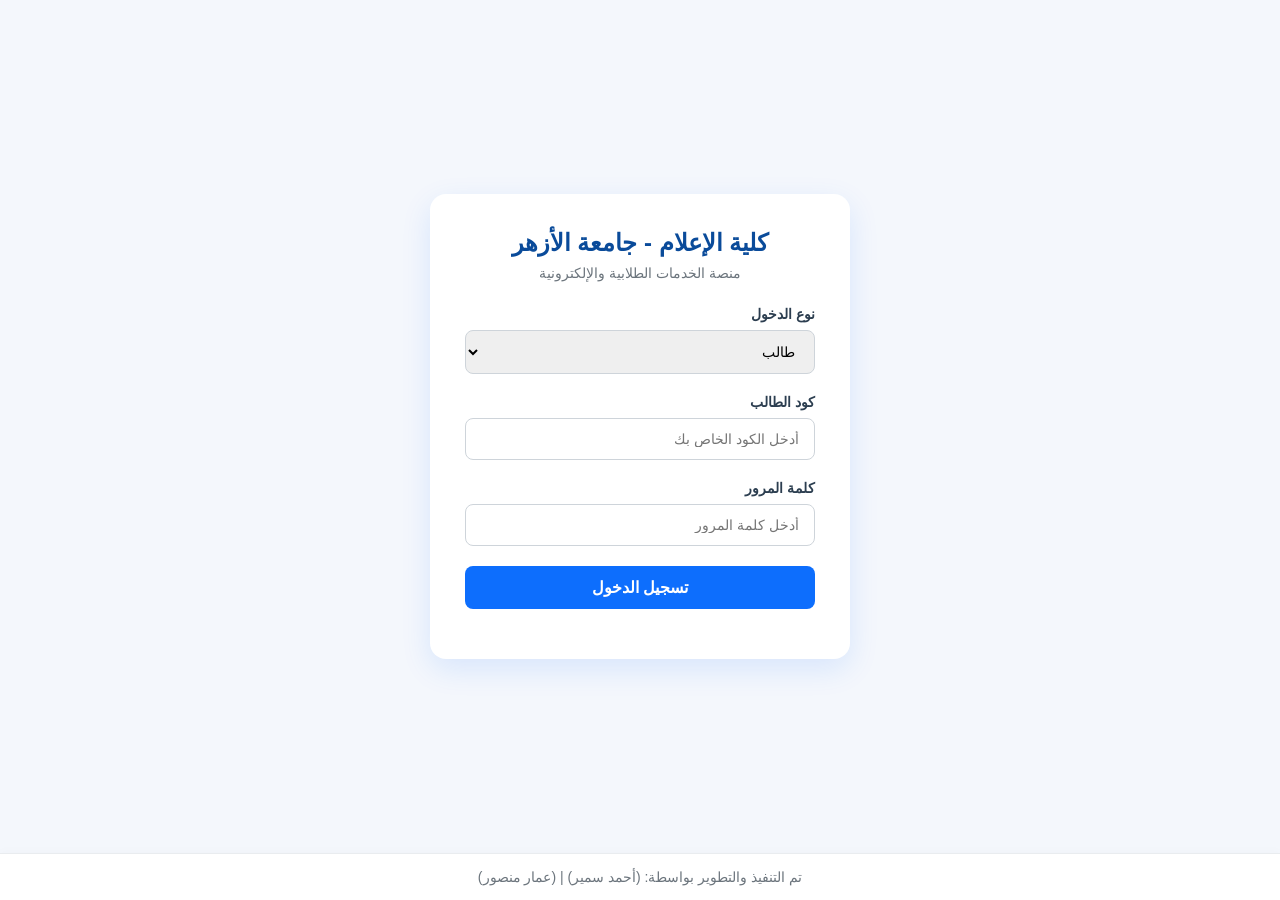
<file: index.html>
<!DOCTYPE html>
<html lang="ar" dir="rtl">
<head>
  <meta charset="UTF-8">
  <meta name="viewport" content="width=device-width, initial-scale=1.0">
  <title>تسجيل الدخول - منصة كلية الإعلام جامعة الأزهر</title>
  <link rel="stylesheet" href="css/style.css">
</head>
<body>

  <!-- حاوية تسجيل الدخول -->
  <div class="login-wrapper">
    <div class="login-container">
      <h2>كلية الإعلام - جامعة الأزهر</h2>
      <p>منصة الخدمات الطلابية والإلكترونية</p>
      
      <form id="loginForm">
        <div class="form-group">
          <label for="userRole">نوع الدخول</label>
          <select id="userRole" onchange="toggleRoleFields()">
            <option value="student">طالب</option>
            <option value="admin">لوحة الإدارة (Admin)</option>
          </select>
        </div>

        <div class="form-group">
          <label id="codeLabel" for="username">كود الطالب</label>
          <input type="text" id="username" placeholder="أدخل الكود الخاص بك" required>
        </div>

        <div class="form-group">
          <label for="password">كلمة المرور</label>
          <input type="password" id="password" placeholder="أدخل كلمة المرور" required>
        </div>

        <button type="submit" class="btn-primary">تسجيل الدخول</button>
      </form>
      
      <div id="loginMessage" style="margin-top: 15px; font-size: 14px;"></div>
    </div>
  </div>

  <!-- التذييل الثابت المطلوب -->
  <footer>
    تم التنفيذ والتطوير بواسطة: (أحمد سمير) | (عمار منصور)
  </footer>

  <script src="js/auth.js"></script>
</body>
</html>
</file>
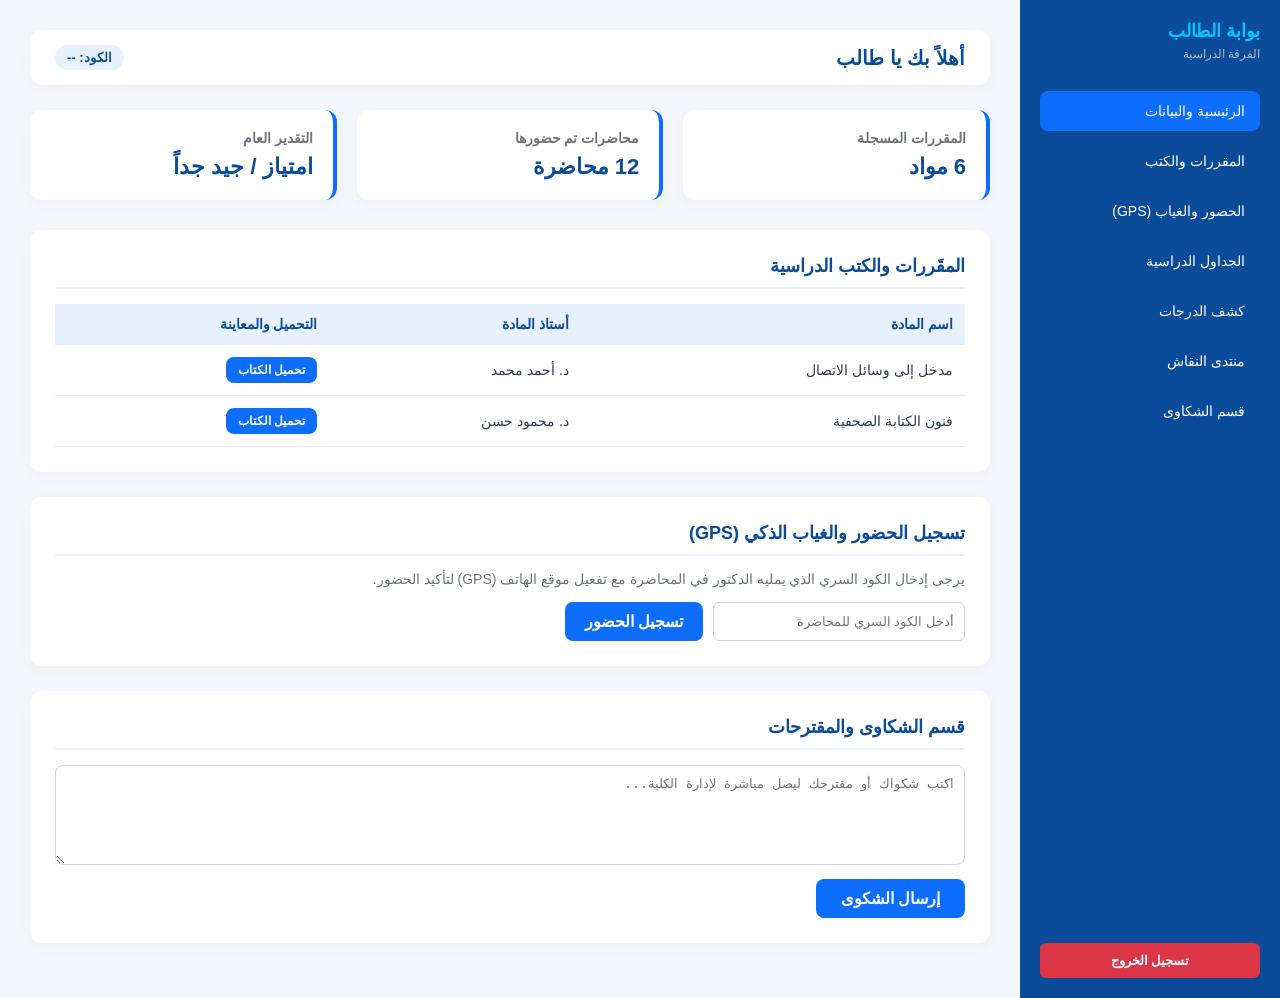
<file: student-dashboard.html>
<!DOCTYPE html>
<html lang="ar" dir="rtl">
<head>
  <meta charset="UTF-8">
  <meta name="viewport" content="width=device-width, initial-scale=1.0">
  <title>لوحة تحكم الطالب - منصة كلية الإعلام</title>
  <link rel="stylesheet" href="css/style.css">
  <link rel="stylesheet" href="css/dashboard.css">
</head>
<body>

  <div class="dashboard-container">
    <!-- القائمة الجانبية للطالب -->
    <aside class="sidebar">
      <div class="sidebar-header">
        <h3>بوابة الطالب</h3>
        <p id="studentYearDisplay">الفرقة الدراسية</p>
      </div>
      
      <ul class="sidebar-menu">
        <li><a href="#" class="active">الرئيسية والبيانات</a></li>
        <li><a href="#courses">المقررات والكتب</a></li>
        <li><a href="#attendance">الحضور والغياب (GPS)</a></li>
        <li><a href="#schedule">الجداول الدراسية</a></li>
        <li><a href="#grades">كشف الدرجات</a></li>
        <li><a href="#forum">منتدى النقاش</a></li>
        <li><a href="#complaints">قسم الشكاوى</a></li>
      </ul>

      <div>
        <button class="logout-btn" onclick="logout()">تسجيل الخروج</button>
      </div>
    </aside>

    <!-- المحتوى الرئيسي -->
    <main class="main-content">
      <div class="top-bar">
        <h1 id="welcomeStudentName">أهلاً بك يا طالب</h1>
        <span id="studentCodeBadge" style="background: var(--light-blue); color: var(--dark-blue); padding: 5px 12px; border-radius: 20px; font-weight: bold; font-size: 13px;">الكود: --</span>
      </div>

      <!-- إحصائيات سريعة -->
      <div class="cards-grid">
        <div class="card">
          <h3>المقررات المسجلة</h3>
          <div class="number">6 مواد</div>
        </div>
        <div class="card">
          <h3>محاضرات تم حضورها</h3>
          <div class="number">12 محاضرة</div>
        </div>
        <div class="card">
          <h3>التقدير العام</h3>
          <div class="number">امتياز / جيد جداً</div>
        </div>
      </div>

      <!-- قسم البيانات والمقررات -->
      <div class="content-section" id="courses">
        <h2>المقَررات والكتب الدراسية</h2>
        <table>
          <thead>
            <tr>
              <th>اسم المادة</th>
              <th>أستاذ المادة</th>
              <th>التحميل والمعاينة</th>
            </tr>
          </thead>
          <tbody>
            <tr>
              <td>مدخل إلى وسائل الاتصال</td>
              <td>د. أحمد محمد</td>
              <td><button class="btn-primary" style="padding: 6px 12px; font-size: 12px; width: auto;">تحميل الكتاب</button></td>
            </tr>
            <tr>
              <td>فنون الكتابة الصحفية</td>
              <td>د. محمود حسن</td>
              <td><button class="btn-primary" style="padding: 6px 12px; font-size: 12px; width: auto;">تحميل الكتاب</button></td>
            </tr>
          </tbody>
        </table>
      </div>

      <!-- قسم الحضور الذكي -->
      <div class="content-section" id="attendance">
        <h2>تسجيل الحضور والغياب الذكي (GPS)</h2>
        <p style="margin-bottom: 15px; font-size: 14px; color: #6c757d;">يرجى إدخال الكود السري الذي يمليه الدكتور في المحاضرة مع تفعيل موقع الهاتف (GPS) لتأكيد الحضور.</p>
        <div style="display: flex; gap: 10px; max-width: 400px;">
          <input type="text" id="secretCodeInput" placeholder="أدخل الكود السري للمحاضرة" style="padding: 10px; border: 1px solid #ced4da; border-radius: 6px; flex-grow: 1;">
          <button class="btn-primary" style="width: auto; padding: 10px 20px;" onclick="alert('سيتم تفعيل ربط الـ GPS قريباً عند ربط السحابة')">تسجيل الحضور</button>
        </div>
      </div>

      <!-- قسم الشكاوى -->
      <div class="content-section" id="complaints">
        <h2>قسم الشكاوى والمقترحات</h2>
        <div class="form-group" style="margin-bottom: 10px;">
          <textarea id="complaintText" placeholder="اكتب شكواك أو مقترحك ليصل مباشرة لإدارة الكلية..." style="width: 100%; height: 100px; padding: 10px; border: 1px solid #ced4da; border-radius: 8px;"></textarea>
        </div>
        <button class="btn-primary" style="width: auto; padding: 10px 25px;" onclick="alert('تم إرسال شكواك بنجاح للإدارة')">إرسال الشكوى</button>
      </div>
    </main>
  </div>

  <script src="js/auth.js"></script>
  <script src="js/student.js"></script>
</body>
</html>
</file>
<file: css/style.css>
/* =========================================
   الهوية البصرية - أزرق مودرن وعصري
   ========================================= */
:root {
  --primary-blue: #0d6efd;
  --dark-blue: #0a4b9a;
  --light-blue: #e8f1ff;
  --accent-color: #00c6ff;
  --bg-color: #f4f7fc;
  --text-color: #2c3e50;
  --white: #ffffff;
  --gray-light: #e9ecef;
}

* {
  box-sizing: border-box;
  margin: 0;
  padding: 0;
}

body {
  font-family: 'Segoe UI', Tahoma, Geneva, Verdana, sans-serif;
  background-color: var(--bg-color);
  color: var(--text-color);
  direction: rtl;
  min-height: 100vh;
  display: flex;
  flex-direction: column;
  justify-content: space-between;
}

/* تنسيق عام لصفحة الدخول */
.login-wrapper {
  display: flex;
  justify-content: center;
  align-items: center;
  flex-grow: 1;
  padding: 20px;
}

.login-container {
  width: 100%;
  max-width: 420px;
  background: var(--white);
  padding: 35px;
  border-radius: 16px;
  box-shadow: 0 10px 30px rgba(13, 110, 253, 0.12);
  text-align: center;
}

.login-container h2 {
  color: var(--dark-blue);
  margin-bottom: 8px;
  font-size: 24px;
}

.login-container p {
  color: #6c757d;
  margin-bottom: 25px;
  font-size: 14px;
}

.form-group {
  margin-bottom: 20px;
  text-align: right;
}

.form-group label {
  display: block;
  margin-bottom: 8px;
  font-weight: 600;
  font-size: 14px;
  color: var(--text-color);
}

.form-group input, 
.form-group select {
  width: 100%;
  padding: 12px 15px;
  border: 1px solid #ced4da;
  border-radius: 8px;
  font-size: 14px;
  transition: all 0.3s ease;
}

.form-group input:focus, 
.form-group select:focus {
  border-color: var(--primary-blue);
  outline: none;
  box-shadow: 0 0 0 3px rgba(13, 110, 253, 0.15);
}

.btn-primary {
  width: 100%;
  padding: 12px;
  background-color: var(--primary-blue);
  color: var(--white);
  border: none;
  border-radius: 8px;
  font-size: 16px;
  font-weight: 600;
  cursor: pointer;
  transition: background-color 0.3s;
}

.btn-primary:hover {
  background-color: var(--dark-blue);
}

/* التذييل الثابت */
footer {
  width: 100%;
  background-color: var(--white);
  color: #6c757d;
  text-align: center;
  padding: 15px 0;
  font-size: 14px;
  border-top: 1px solid var(--gray-light);
  box-shadow: 0 -2px 10px rgba(0,0,0,0.02);
}
</file>
<file: css/dashboard.css>
/* =========================================
   تنسيقات لوحات التحكم (Dashboard Layout)
   ========================================= */
.dashboard-container {
  display: flex;
  min-height: 100vh;
}

/* القائمة الجانبية (Sidebar) */
.sidebar {
  width: 260px;
  background-color: var(--dark-blue);
  color: var(--white);
  display: flex;
  flex-direction: column;
  justify-content: space-between;
  padding: 20px;
}

.sidebar-header h3 {
  font-size: 18px;
  margin-bottom: 5px;
  color: var(--accent-color);
}

.sidebar-header p {
  font-size: 12px;
  color: #adb5bd;
}

.sidebar-menu {
  list-style: none;
  padding: 0;
  margin-top: 30px;
  flex-grow: 1;
}

.sidebar-menu li {
  margin-bottom: 10px;
}

.sidebar-menu a {
  display: block;
  padding: 12px 15px;
  color: var(--white);
  text-decoration: none;
  border-radius: 8px;
  transition: background 0.3s;
  font-size: 14px;
}

.sidebar-menu a:hover, 
.sidebar-menu a.active {
  background-color: var(--primary-blue);
}

.logout-btn {
  background-color: #dc3545;
  color: white;
  border: none;
  padding: 10px;
  width: 100%;
  border-radius: 6px;
  cursor: pointer;
  font-weight: 600;
  transition: background 0.3s;
}

.logout-btn:hover {
  background-color: #bb2d3b;
}

/* المحتوى الرئيسي (Main Content) */
.main-content {
  flex-grow: 1;
  padding: 30px;
  overflow-y: auto;
}

.top-bar {
  display: flex;
  justify-content: space-between;
  align-items: center;
  background: var(--white);
  padding: 15px 25px;
  border-radius: 12px;
  box-shadow: 0 4px 15px rgba(0,0,0,0.03);
  margin-bottom: 25px;
}

.top-bar h1 {
  font-size: 20px;
  color: var(--dark-blue);
}

/* البطاقات والإحصائيات */
.cards-grid {
  display: grid;
  grid-template-columns: repeat(auto-fit, minmax(240px, 1fr));
  gap: 20px;
  margin-bottom: 30px;
}

.card {
  background: var(--white);
  padding: 20px;
  border-radius: 12px;
  box-shadow: 0 4px 15px rgba(0,0,0,0.03);
  border-right: 4px solid var(--primary-blue);
}

.card h3 {
  font-size: 14px;
  color: #6c757d;
  margin-bottom: 8px;
}

.card .number {
  font-size: 22px;
  font-weight: bold;
  color: var(--dark-blue);
}

/* الجداول والأقسام */
.content-section {
  background: var(--white);
  padding: 25px;
  border-radius: 12px;
  box-shadow: 0 4px 15px rgba(0,0,0,0.03);
  margin-bottom: 25px;
}

.content-section h2 {
  font-size: 18px;
  color: var(--dark-blue);
  margin-bottom: 15px;
  border-bottom: 2px solid var(--light-blue);
  padding-bottom: 10px;
}

table {
  width: 100%;
  border-collapse: collapse;
  margin-top: 10px;
}

table th, table td {
  padding: 12px;
  text-align: right;
  border-bottom: 1px solid var(--gray-light);
  font-size: 14px;
}

table th {
  background-color: var(--light-blue);
  color: var(--dark-blue);
}
</file>
